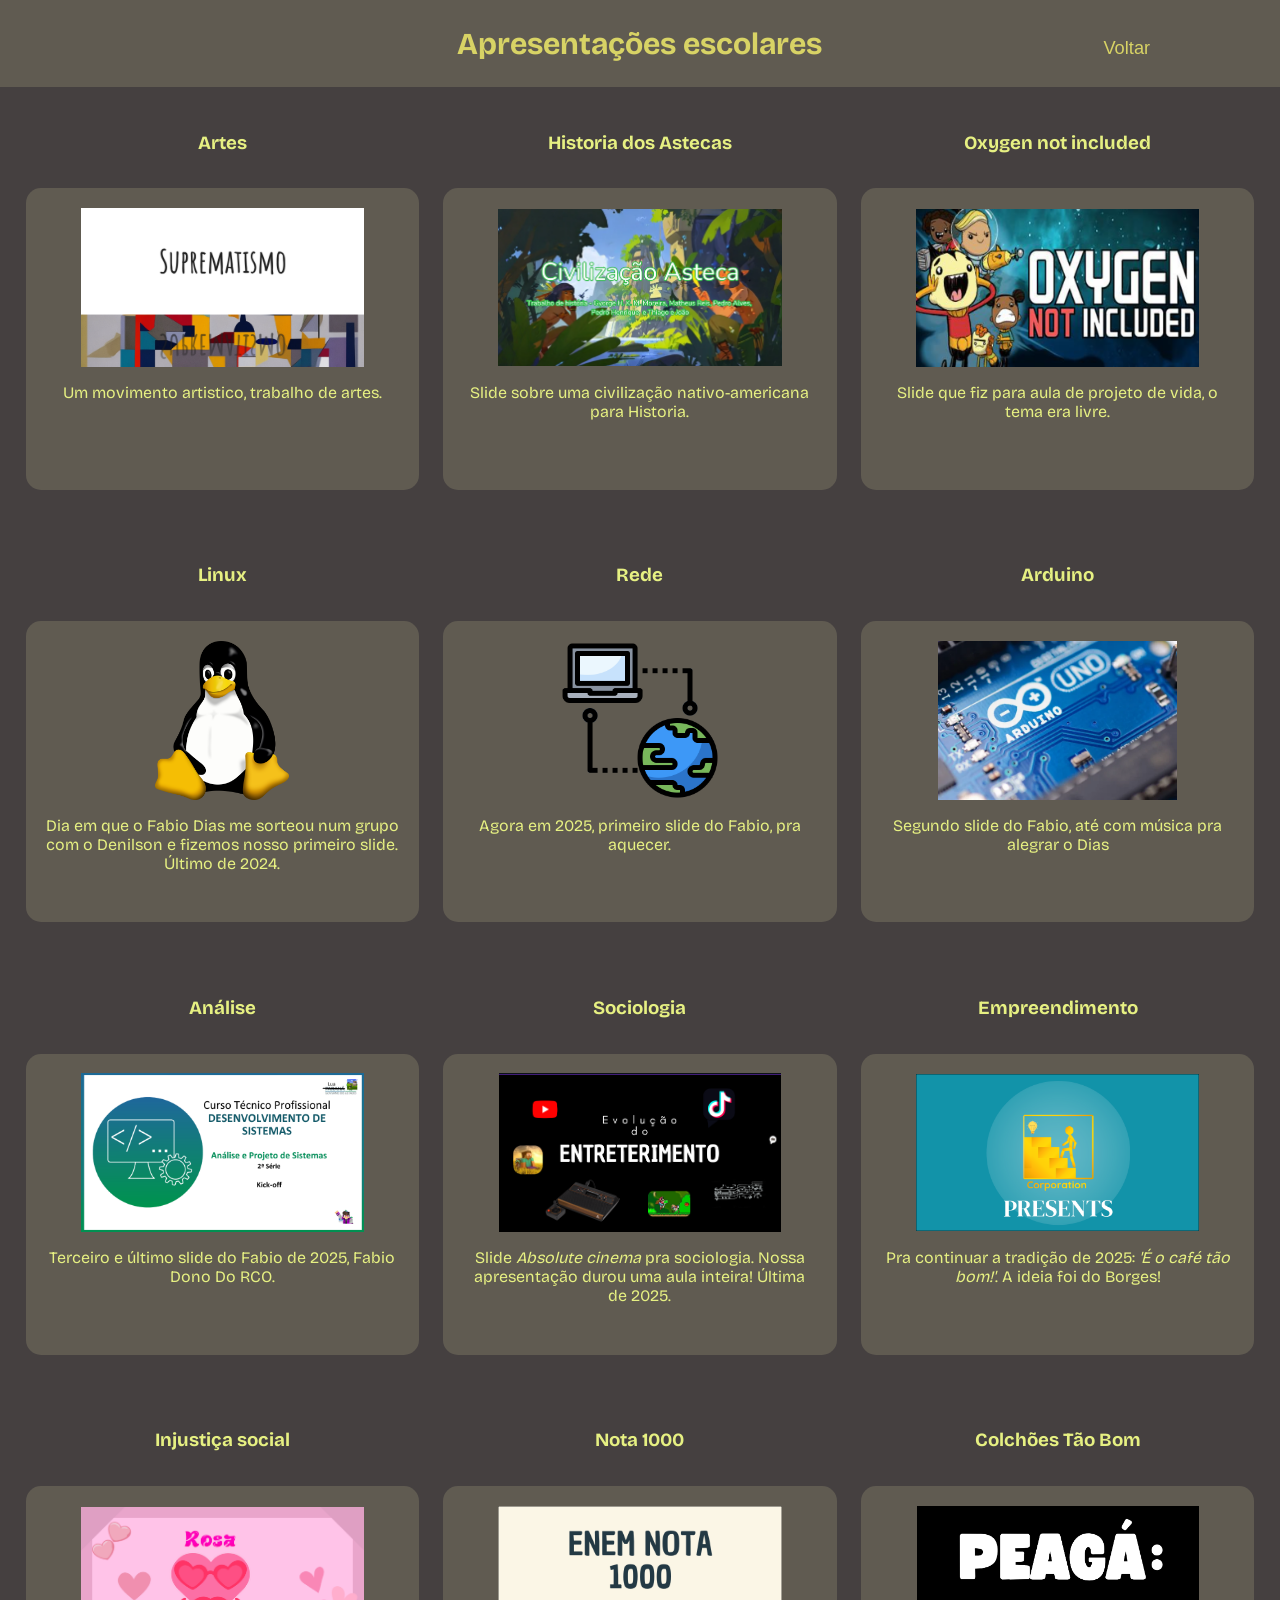
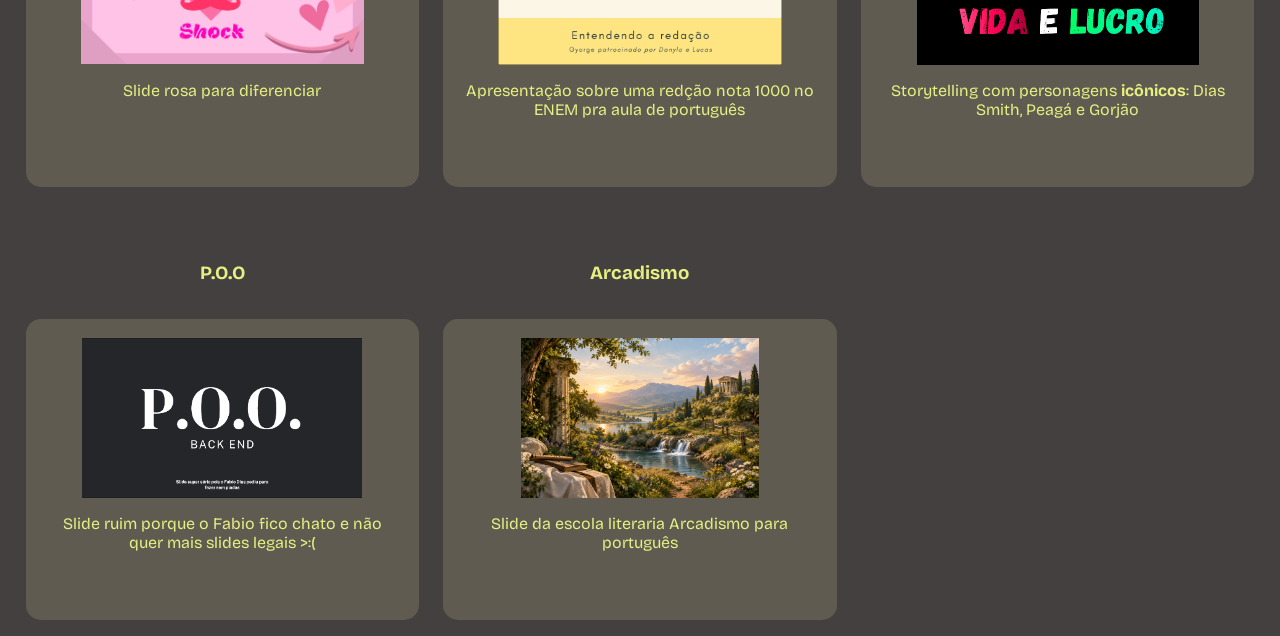
<file: index.html>
<!DOCTYPE html>
<html lang="pt-br">
<head>
    <meta charset="UTF-8">
    <meta http-equiv="X-UA-Compatible" content="IE=edge">
    <meta name="viewport" content="width=device-width, initial-scale=1.0">
    <link rel="stylesheet" href="./style.css">
    <link rel="shortcut icon" href="https://gyorge-escola.github.io/imgs/logo.png">
    <link rel="preconnect" href="https://fonts.googleapis.com">
    <link rel="preconnect" href="https://fonts.gstatic.com" crossorigin>
    <link href="https://fonts.googleapis.com/css2?family=Bricolage+Grotesque:opsz,wght@12..96,200..800&display=swap" rel="stylesheet">
    <title>Apresentações</title>
    <base target="_top">
</head>
<body>
    <header>Apresentações escolares <button onclick="voltar()" id="home">Voltar</button></header>
    <div id="grid"></div>
    <script src="render.js"></script>
    <script src="https://gyorge-new.github.io/script.js"></script>
</body>
</html>
</file>
<file: style.css>
/* Definição */

:root {
    --header: rgb(96, 91, 81);
    --texto: rgb(230, 240, 130);
    --caixas: rgb(96, 91, 81);
    --titulo: rgb(216, 211, 101);
    --background: rgb(69, 64, 64);
    --playerbackground: rgba(96, 91, 81,0.9);
    --playerprogress: rgb(216, 211, 101);
    --playertext: rgb(230, 240, 130);
}

/* Geral */

body{
    padding: 0;
    margin: 0;
    color: var(--texto);
    background-color: var(--background);
    font-family: "Bricolage Grotesque", sans-serif;
    font-optical-sizing: auto;
    font-style: normal;
    font-variation-settings: "wdth" 100;
}

header{
    text-align: center;
    font-weight: bold;
    background-color: var(--header);
    color: var(--titulo);
    padding: 2%;
    font-size: 190%;
    padding-left: 28%;
}

a{
    text-decoration: none;
    color: var(--texto);
}

#home{
    font-size: 60%;
    margin-left: 30%;
    background-color: var(--header);
    color: var(--titulo);
    border: none;
}

/* Grid principal */

#grid{
    margin: 2%;
    gap: 2%;
    display: grid;
    place-items: center;
    grid-template-columns: repeat(auto-fit, minmax(350px, 1fr));
    box-sizing: border-box;
}

.bloco{
    display: grid;
    grid-template-columns: 1fr;
    text-align: center;
    aspect-ratio: 1/1;
    width: 100%;
}

.subloco{
    display: flex;
    flex-direction: column;
    justify-content: center;
    align-items: center;
    width: 100%;
    box-sizing: border-box;
    padding: 5%;
    transition: all 0.2s ease-in-out;
    background-color: var(--caixas);
    font-size: 100%;
    border-radius: 15px;
}

.subloco:hover{
    margin: -5%;
    width: 110%;
    font-size: 110%;
}

.descri{
    width: 100%;
    text-align: center;
    aspect-ratio: 5/1;
}

img{
    width: 80%;
    aspect-ratio: 16/9;
    object-fit: contain;
}
</file>
